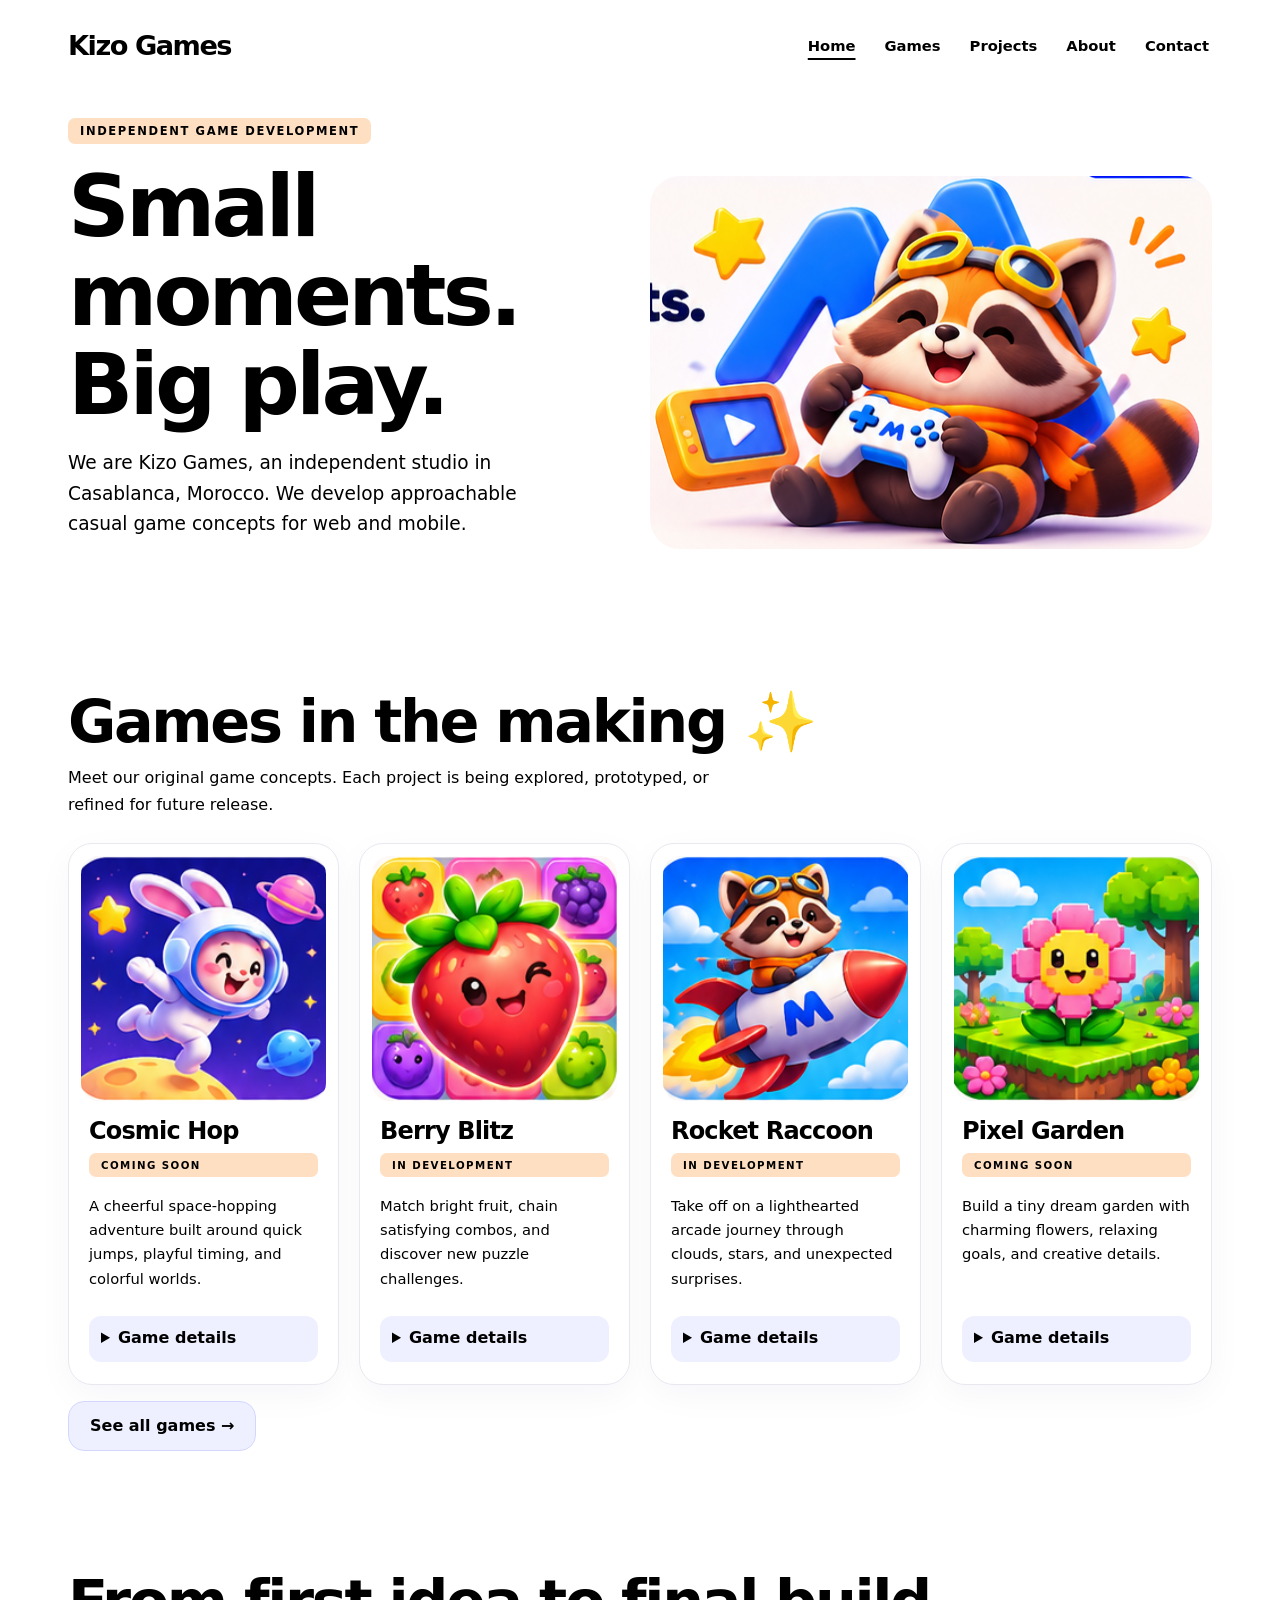
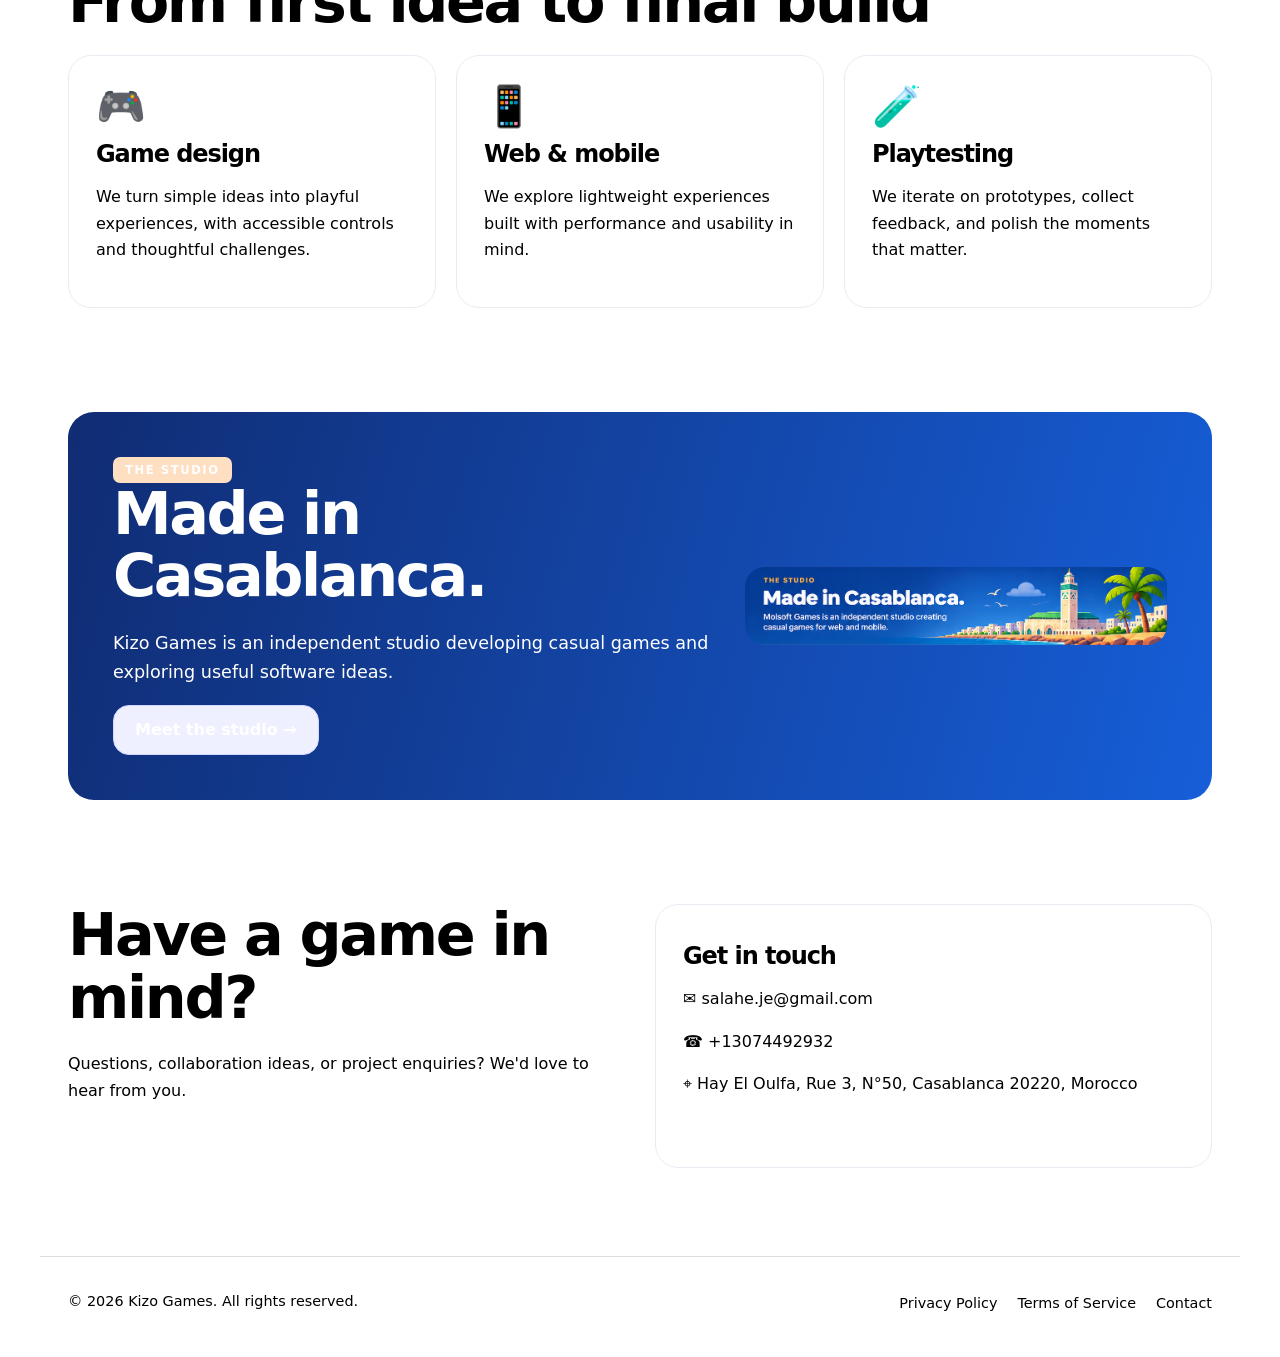
<file: index.html>
<!doctype html><html lang="en"><head><meta charset="utf-8"><meta name="viewport" content="width=device-width,initial-scale=1"><meta name="description" content="Kizo Games is an independent Casablanca-based studio developing casual games and software projects."><meta name="facebook-domain-verification" content="4x2207jj319tabu2njqrjmr501eli5" /><title>Independent Game Studio | Kizo Games</title><link rel="stylesheet" href="assets/style.css"></head><body>
<a class="skip-link" href="#main">Skip to content</a>
<header class="container site-header"><nav class="nav" aria-label="Main navigation">
<a class="brand" href="index.html" aria-label="Kizo Games home">Kizo<span class="blue"> Games</span></a>
<button class="menu" type="button" aria-expanded="false" aria-controls="site-links" hidden>Menu</button>
<div class="links" id="site-links"><a href="index.html" aria-current="page">Home</a><a href="games.html">Games</a><a href="projects.html">Projects</a><a href="about.html">About</a><a href="contact.html">Contact</a></div></nav></header>
<main id="main">
<div class="container hero"><div><span class="eyebrow">Independent game development</span><h1>Small moments.<br><span class="blue">Big play.</span></h1><p>We are Kizo Games, an independent studio in Casablanca, Morocco. We develop approachable casual game concepts for web and mobile.</p><a class="btn" href="games.html">Explore our games →</a></div><img fetchpriority="high" src="assets/hero.png" alt="Friendly cartoon raccoon game mascot" width="564" height="375" decoding="async"></div><section class="container" id="games"><h2>Games in the making ✨</h2><p class="sectionlead">Meet our original game concepts. Each project is being explored, prototyped, or refined for future release.</p><div class="grid4"><article class="game" id="cosmic-hop">
<img src="assets/cosmic-hop.png" alt="Cosmic Hop original game artwork" loading="lazy" width="234" height="216" decoding="async">
<div class="game-body"><h3>Cosmic Hop</h3><span class="status">Coming Soon</span><p>A cheerful space-hopping adventure built around quick jumps, playful timing, and colorful worlds.</p>
<details class="game-details"><summary>Game details</summary><div><dl><dt>Stage</dt><dd>Development concept</dd><dt>Platforms</dt><dd>To be announced</dd><dt>Release date</dt><dd>To be announced</dd></dl><a href="mailto:salahe.je@gmail.com?subject=Cosmic%20Hop%20Enquiry">Ask about this game &rarr;</a></div></details></div></article><article class="game" id="berry-blitz">
<img src="assets/berry-blitz.png" alt="Berry Blitz original game artwork" loading="lazy" width="220" height="216" decoding="async">
<div class="game-body"><h3>Berry Blitz</h3><span class="status">In Development</span><p>Match bright fruit, chain satisfying combos, and discover new puzzle challenges.</p>
<details class="game-details"><summary>Game details</summary><div><dl><dt>Stage</dt><dd>Development concept</dd><dt>Platforms</dt><dd>To be announced</dd><dt>Release date</dt><dd>To be announced</dd></dl><a href="mailto:salahe.je@gmail.com?subject=Berry%20Blitz%20Enquiry">Ask about this game &rarr;</a></div></details></div></article><article class="game" id="rocket-raccoon">
<img src="assets/rocket-raccoon.png" alt="Rocket Raccoon original game artwork" loading="lazy" width="229" height="216" decoding="async">
<div class="game-body"><h3>Rocket Raccoon</h3><span class="status">In Development</span><p>Take off on a lighthearted arcade journey through clouds, stars, and unexpected surprises.</p>
<details class="game-details"><summary>Game details</summary><div><dl><dt>Stage</dt><dd>Development concept</dd><dt>Platforms</dt><dd>To be announced</dd><dt>Release date</dt><dd>To be announced</dd></dl><a href="mailto:salahe.je@gmail.com?subject=Rocket%20Raccoon%20Enquiry">Ask about this game &rarr;</a></div></details></div></article><article class="game" id="pixel-garden">
<img src="assets/pixel-garden.png" alt="Pixel Garden original game artwork" loading="lazy" width="228" height="216" decoding="async">
<div class="game-body"><h3>Pixel Garden</h3><span class="status">Coming Soon</span><p>Build a tiny dream garden with charming flowers, relaxing goals, and creative details.</p>
<details class="game-details"><summary>Game details</summary><div><dl><dt>Stage</dt><dd>Development concept</dd><dt>Platforms</dt><dd>To be announced</dd><dt>Release date</dt><dd>To be announced</dd></dl><a href="mailto:salahe.je@gmail.com?subject=Pixel%20Garden%20Enquiry">Ask about this game &rarr;</a></div></details></div></article></div><p><a class="btn light" href="games.html">See all games →</a></p></section><section class="container"><h2>From first idea to final build</h2><div class="grid3"><div class="panel"><div class="symbol">🎮</div><h3>Game design</h3><p>We turn simple ideas into playful experiences, with accessible controls and thoughtful challenges.</p></div><div class="panel"><div class="symbol">📱</div><h3>Web & mobile</h3><p>We explore lightweight experiences built with performance and usability in mind.</p></div><div class="panel"><div class="symbol">🧪</div><h3>Playtesting</h3><p>We iterate on prototypes, collect feedback, and polish the moments that matter.</p></div></div></section><section class="container"><div class="band"><div><span class="eyebrow">The studio</span><h2>Made in Casablanca.</h2><p>Kizo Games is an independent studio developing casual games and exploring useful software ideas.</p><a class="btn light" href="about.html">Meet the studio →</a></div><img loading="lazy" src="assets/casablanca.png" alt="Illustrated Casablanca coastal cityscape" width="1013" height="189" decoding="async"></div></section><section class="container contact"><div><h2>Have a game in mind?</h2><p>Questions, collaboration ideas, or project enquiries? We'd love to hear from you.</p><a class="btn" href="contact.html">Contact us →</a></div><div class="panel"><h3>Get in touch</h3><p>✉ <a href="mailto:salahe.je@gmail.com">salahe.je@gmail.com</a></p><p>☎ <a href="tel:+13074492932">+13074492932</a></p><p>⌖ Hay El Oulfa, Rue 3, N°50, Casablanca 20220, Morocco</p></div></section>
</main>
<footer class="container footer"><span>&copy; 2026 Kizo Games. All rights reserved.</span><nav aria-label="Footer navigation"><a href="privacy.html">Privacy Policy</a><a href="terms.html">Terms of Service</a><a href="contact.html">Contact</a></nav></footer>
<script src="assets/site.js" defer></script>
</body></html>
</file>
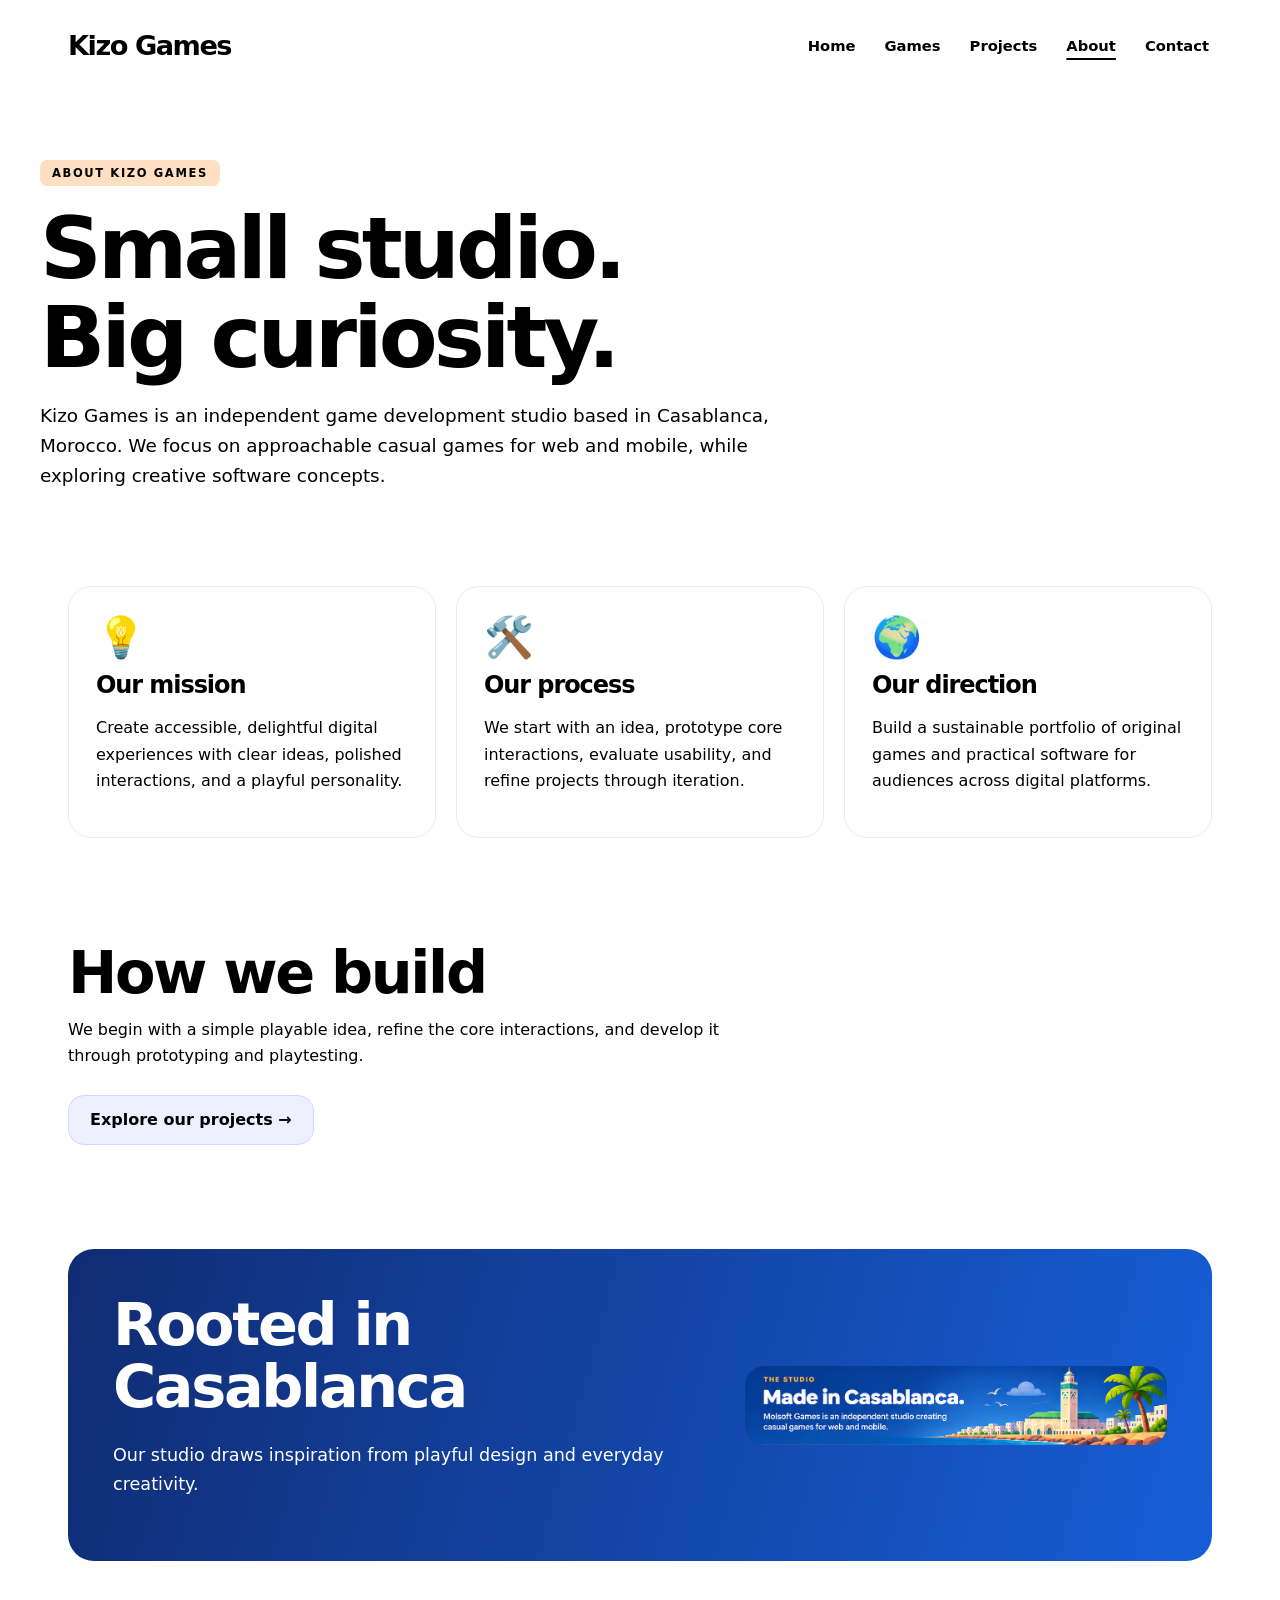
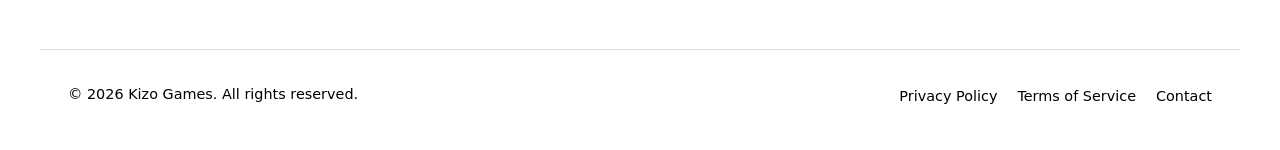
<file: about.html>
<!doctype html><html lang="en"><head><meta charset="utf-8"><meta name="viewport" content="width=device-width,initial-scale=1"><meta name="description" content="Kizo Games is an independent Casablanca-based studio developing casual games and software projects."><title>About the Studio | Kizo Games</title><link rel="stylesheet" href="assets/style.css"></head><body>
<a class="skip-link" href="#main">Skip to content</a>
<header class="container site-header"><nav class="nav" aria-label="Main navigation">
<a class="brand" href="index.html" aria-label="Kizo Games home">Kizo<span class="blue"> Games</span></a>
<button class="menu" type="button" aria-expanded="false" aria-controls="site-links" hidden>Menu</button>
<div class="links" id="site-links"><a href="index.html">Home</a><a href="games.html">Games</a><a href="projects.html">Projects</a><a href="about.html" aria-current="page">About</a><a href="contact.html">Contact</a></div></nav></header>
<main id="main">
<section class="container pagehead"><span class="eyebrow">About Kizo Games</span><h1>Small studio.<br><span class="blue">Big curiosity.</span></h1><p>Kizo Games is an independent game development studio based in Casablanca, Morocco. We focus on approachable casual games for web and mobile, while exploring creative software concepts.</p></section><section class="container"><div class="grid3"><div class="panel"><div class="symbol">💡</div><h3>Our mission</h3><p>Create accessible, delightful digital experiences with clear ideas, polished interactions, and a playful personality.</p></div><div class="panel"><div class="symbol">🛠️</div><h3>Our process</h3><p>We start with an idea, prototype core interactions, evaluate usability, and refine projects through iteration.</p></div><div class="panel"><div class="symbol">🌍</div><h3>Our direction</h3><p>Build a sustainable portfolio of original games and practical software for audiences across digital platforms.</p></div></div></section><section class="container"><h2>How we build</h2><p class="sectionlead">We begin with a simple playable idea, refine the core interactions, and develop it through prototyping and playtesting.</p><a class="btn light" href="projects.html">Explore our projects &rarr;</a></section><section class="container"><div class="band"><div><h2>Rooted in Casablanca</h2><p>Our studio draws inspiration from playful design and everyday creativity.</p></div><img loading="lazy" src="assets/casablanca.png" alt="Casablanca illustration" width="1013" height="189" decoding="async"></div></section>
</main>
<footer class="container footer"><span>&copy; 2026 Kizo Games. All rights reserved.</span><nav aria-label="Footer navigation"><a href="privacy.html">Privacy Policy</a><a href="terms.html">Terms of Service</a><a href="contact.html">Contact</a></nav></footer>
<script src="assets/site.js" defer></script>
</body></html>
</file>
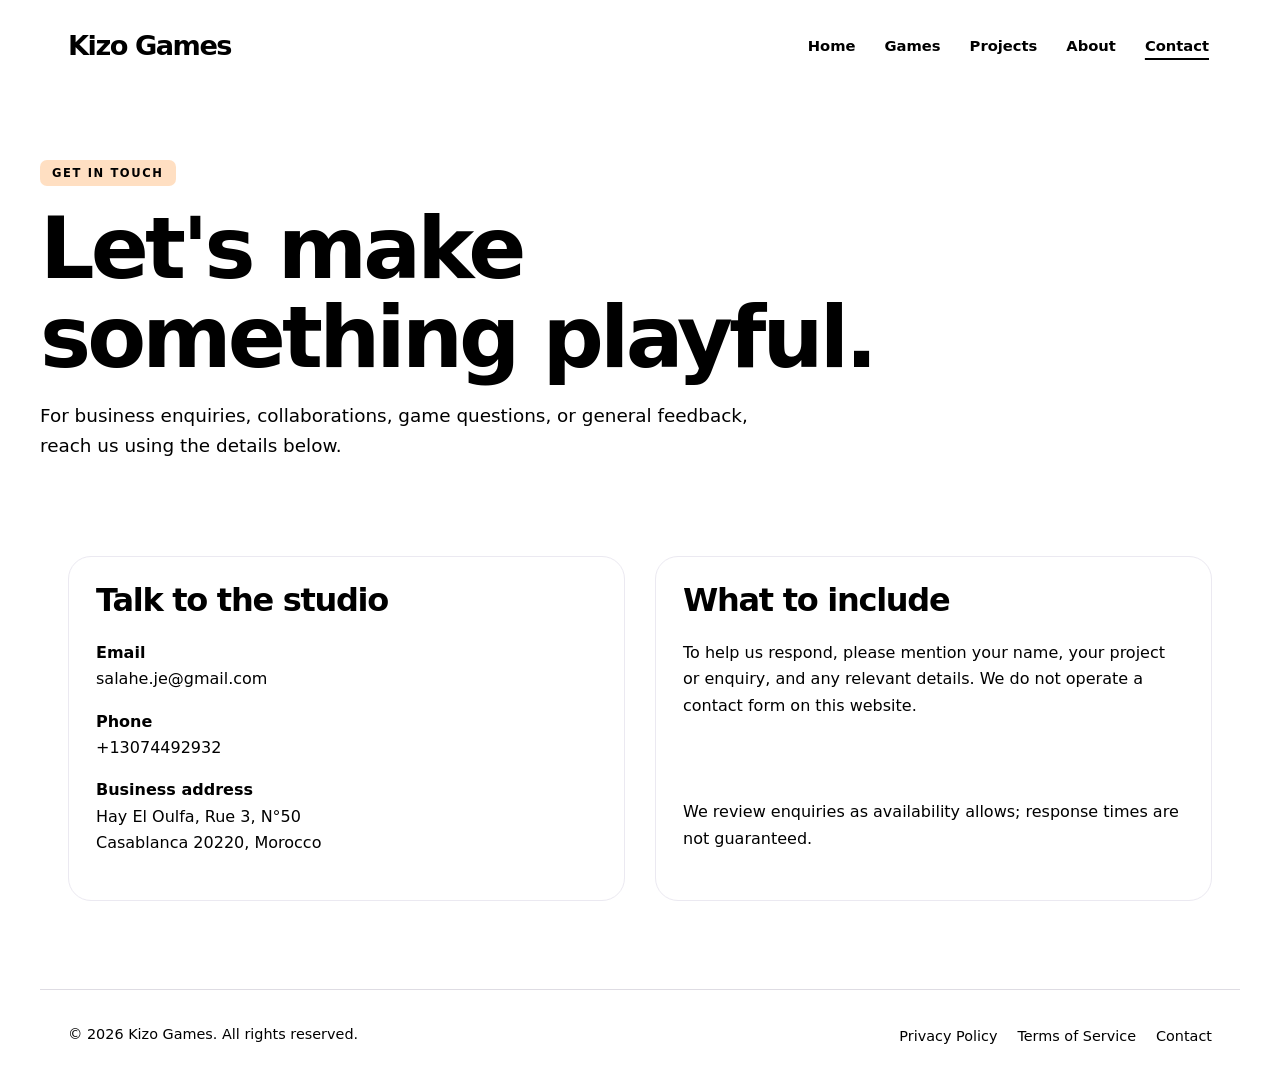
<file: contact.html>
<!doctype html><html lang="en"><head><meta charset="utf-8"><meta name="viewport" content="width=device-width,initial-scale=1"><meta name="description" content="Kizo Games is an independent Casablanca-based studio developing casual games and software projects."><title>Contact | Kizo Games</title><link rel="stylesheet" href="assets/style.css"></head><body>
<a class="skip-link" href="#main">Skip to content</a>
<header class="container site-header"><nav class="nav" aria-label="Main navigation">
<a class="brand" href="index.html" aria-label="Kizo Games home">Kizo<span class="blue"> Games</span></a>
<button class="menu" type="button" aria-expanded="false" aria-controls="site-links" hidden>Menu</button>
<div class="links" id="site-links"><a href="index.html">Home</a><a href="games.html">Games</a><a href="projects.html">Projects</a><a href="about.html">About</a><a href="contact.html" aria-current="page">Contact</a></div></nav></header>
<main id="main">
<section class="container pagehead"><span class="eyebrow">Get in touch</span><h1>Let's make<br><span class="blue">something playful.</span></h1><p>For business enquiries, collaborations, game questions, or general feedback, reach us using the details below.</p></section><section class="container contact"><div class="panel"><h2>Talk to the studio</h2><p><strong>Email</strong><br><a href="mailto:salahe.je@gmail.com">salahe.je@gmail.com</a></p><p><strong>Phone</strong><br><a href="tel:+13074492932">+13074492932</a></p><p><strong>Business address</strong><br>Hay El Oulfa, Rue 3, N°50<br>Casablanca 20220, Morocco</p></div><div class="panel"><h2>What to include</h2><p>To help us respond, please mention your name, your project or enquiry, and any relevant details. We do not operate a contact form on this website.</p><a class="btn" href="mailto:salahe.je@gmail.com?subject=Kizo%20Games%20Enquiry">Email us &rarr;</a><p>We review enquiries as availability allows; response times are not guaranteed.</p></div></section>
</main>
<footer class="container footer"><span>&copy; 2026 Kizo Games. All rights reserved.</span><nav aria-label="Footer navigation"><a href="privacy.html">Privacy Policy</a><a href="terms.html">Terms of Service</a><a href="contact.html">Contact</a></nav></footer>
<script src="assets/site.js" defer></script>
</body></html>
</file>
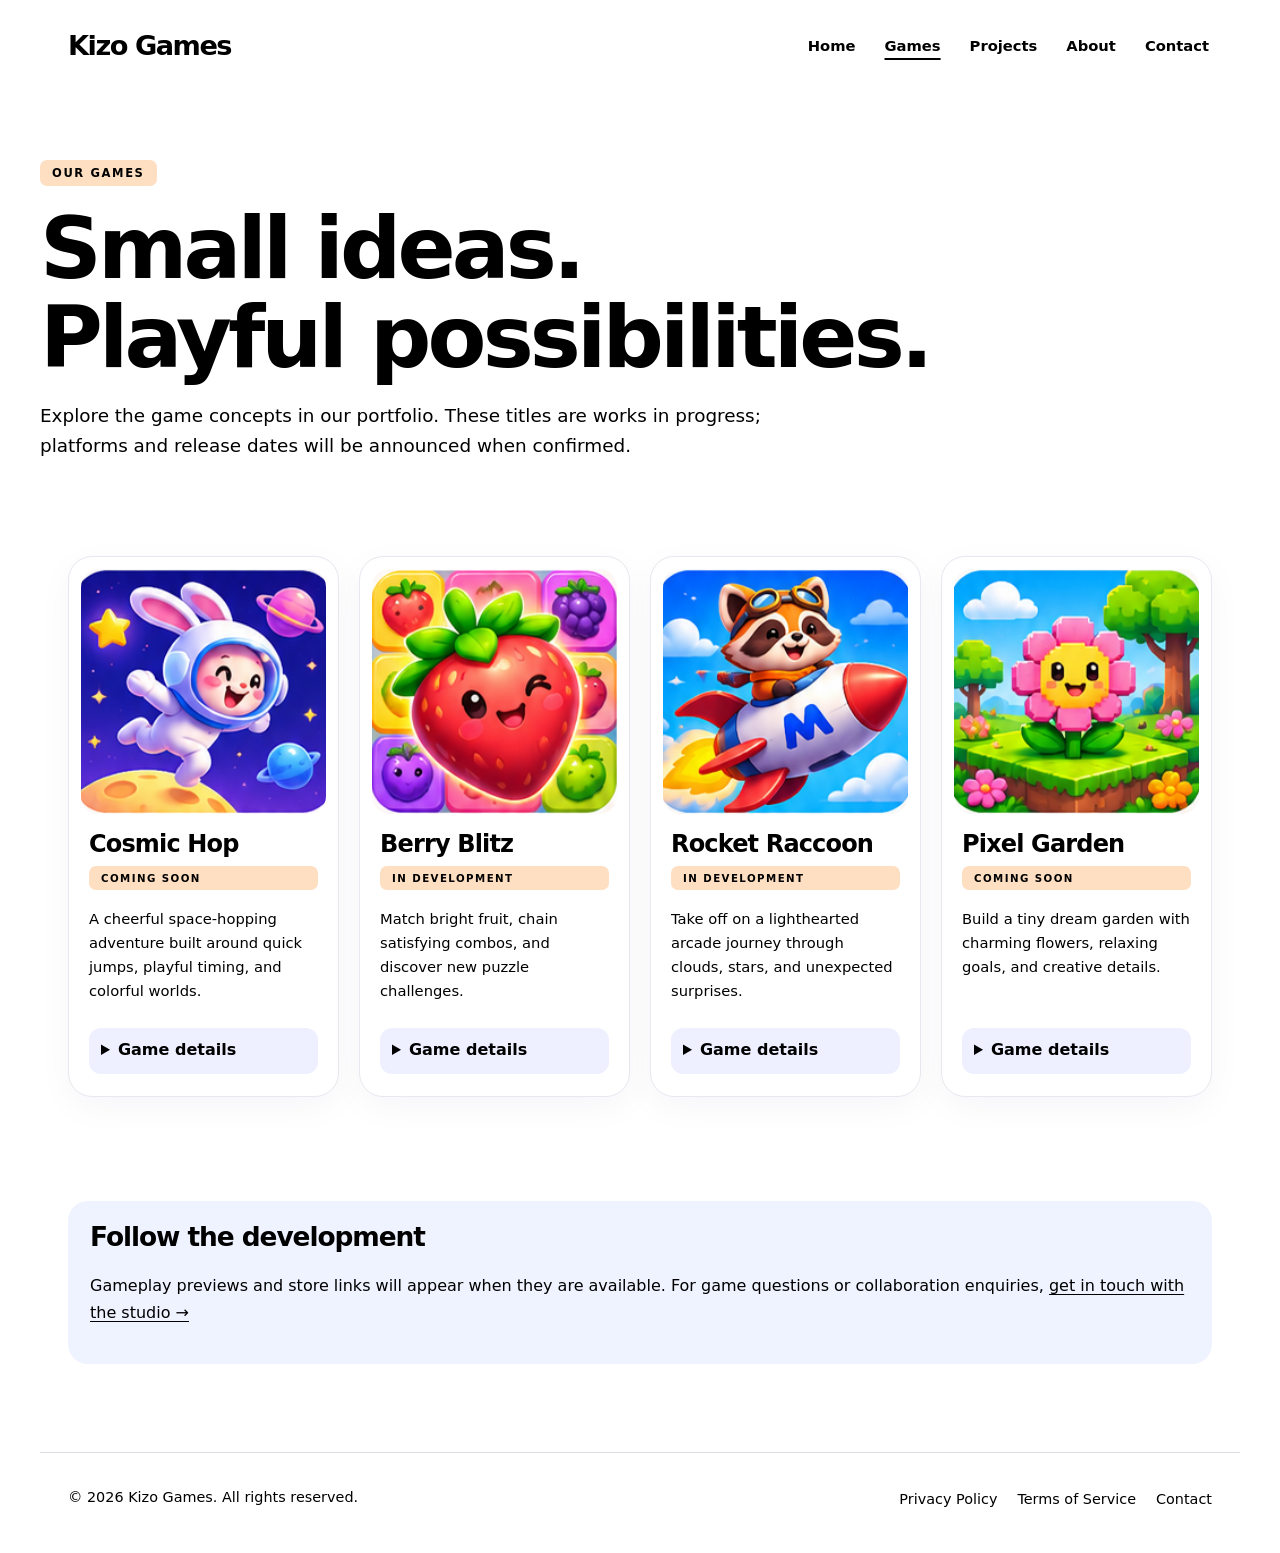
<file: games.html>
<!doctype html><html lang="en"><head><meta charset="utf-8"><meta name="viewport" content="width=device-width,initial-scale=1"><meta name="description" content="Kizo Games is an independent Casablanca-based studio developing casual games and software projects."><title>Games | Kizo Games</title><link rel="stylesheet" href="assets/style.css"></head><body>
<a class="skip-link" href="#main">Skip to content</a>
<header class="container site-header"><nav class="nav" aria-label="Main navigation">
<a class="brand" href="index.html" aria-label="Kizo Games home">Kizo<span class="blue"> Games</span></a>
<button class="menu" type="button" aria-expanded="false" aria-controls="site-links" hidden>Menu</button>
<div class="links" id="site-links"><a href="index.html">Home</a><a href="games.html" aria-current="page">Games</a><a href="projects.html">Projects</a><a href="about.html">About</a><a href="contact.html">Contact</a></div></nav></header>
<main id="main">
<section class="container pagehead"><span class="eyebrow">Our games</span><h1>Small ideas.<br><span class="blue">Playful possibilities.</span></h1><p>Explore the game concepts in our portfolio. These titles are works in progress; platforms and release dates will be announced when confirmed.</p></section>
<section class="container" aria-label="Game portfolio"><div class="grid4"><article class="game" id="cosmic-hop">
<img src="assets/cosmic-hop.png" alt="Cosmic Hop original game artwork" loading="lazy" width="234" height="216" decoding="async">
<div class="game-body"><h3>Cosmic Hop</h3><span class="status">Coming Soon</span><p>A cheerful space-hopping adventure built around quick jumps, playful timing, and colorful worlds.</p>
<details class="game-details"><summary>Game details</summary><div><dl><dt>Stage</dt><dd>Development concept</dd><dt>Platforms</dt><dd>To be announced</dd><dt>Release date</dt><dd>To be announced</dd></dl><a href="mailto:salahe.je@gmail.com?subject=Cosmic%20Hop%20Enquiry">Ask about this game &rarr;</a></div></details></div></article><article class="game" id="berry-blitz">
<img src="assets/berry-blitz.png" alt="Berry Blitz original game artwork" loading="lazy" width="220" height="216" decoding="async">
<div class="game-body"><h3>Berry Blitz</h3><span class="status">In Development</span><p>Match bright fruit, chain satisfying combos, and discover new puzzle challenges.</p>
<details class="game-details"><summary>Game details</summary><div><dl><dt>Stage</dt><dd>Development concept</dd><dt>Platforms</dt><dd>To be announced</dd><dt>Release date</dt><dd>To be announced</dd></dl><a href="mailto:salahe.je@gmail.com?subject=Berry%20Blitz%20Enquiry">Ask about this game &rarr;</a></div></details></div></article><article class="game" id="rocket-raccoon">
<img src="assets/rocket-raccoon.png" alt="Rocket Raccoon original game artwork" loading="lazy" width="229" height="216" decoding="async">
<div class="game-body"><h3>Rocket Raccoon</h3><span class="status">In Development</span><p>Take off on a lighthearted arcade journey through clouds, stars, and unexpected surprises.</p>
<details class="game-details"><summary>Game details</summary><div><dl><dt>Stage</dt><dd>Development concept</dd><dt>Platforms</dt><dd>To be announced</dd><dt>Release date</dt><dd>To be announced</dd></dl><a href="mailto:salahe.je@gmail.com?subject=Rocket%20Raccoon%20Enquiry">Ask about this game &rarr;</a></div></details></div></article><article class="game" id="pixel-garden">
<img src="assets/pixel-garden.png" alt="Pixel Garden original game artwork" loading="lazy" width="228" height="216" decoding="async">
<div class="game-body"><h3>Pixel Garden</h3><span class="status">Coming Soon</span><p>Build a tiny dream garden with charming flowers, relaxing goals, and creative details.</p>
<details class="game-details"><summary>Game details</summary><div><dl><dt>Stage</dt><dd>Development concept</dd><dt>Platforms</dt><dd>To be announced</dd><dt>Release date</dt><dd>To be announced</dd></dl><a href="mailto:salahe.je@gmail.com?subject=Pixel%20Garden%20Enquiry">Ask about this game &rarr;</a></div></details></div></article></div></section>
<section class="container"><div class="tools-note"><h2>Follow the development</h2><p>Gameplay previews and store links will appear when they are available. For game questions or collaboration enquiries, <a href="contact.html">get in touch with the studio &rarr;</a></p></div></section>
</main>
<footer class="container footer"><span>&copy; 2026 Kizo Games. All rights reserved.</span><nav aria-label="Footer navigation"><a href="privacy.html">Privacy Policy</a><a href="terms.html">Terms of Service</a><a href="contact.html">Contact</a></nav></footer>
<script src="assets/site.js" defer></script>
</body></html>
</file>
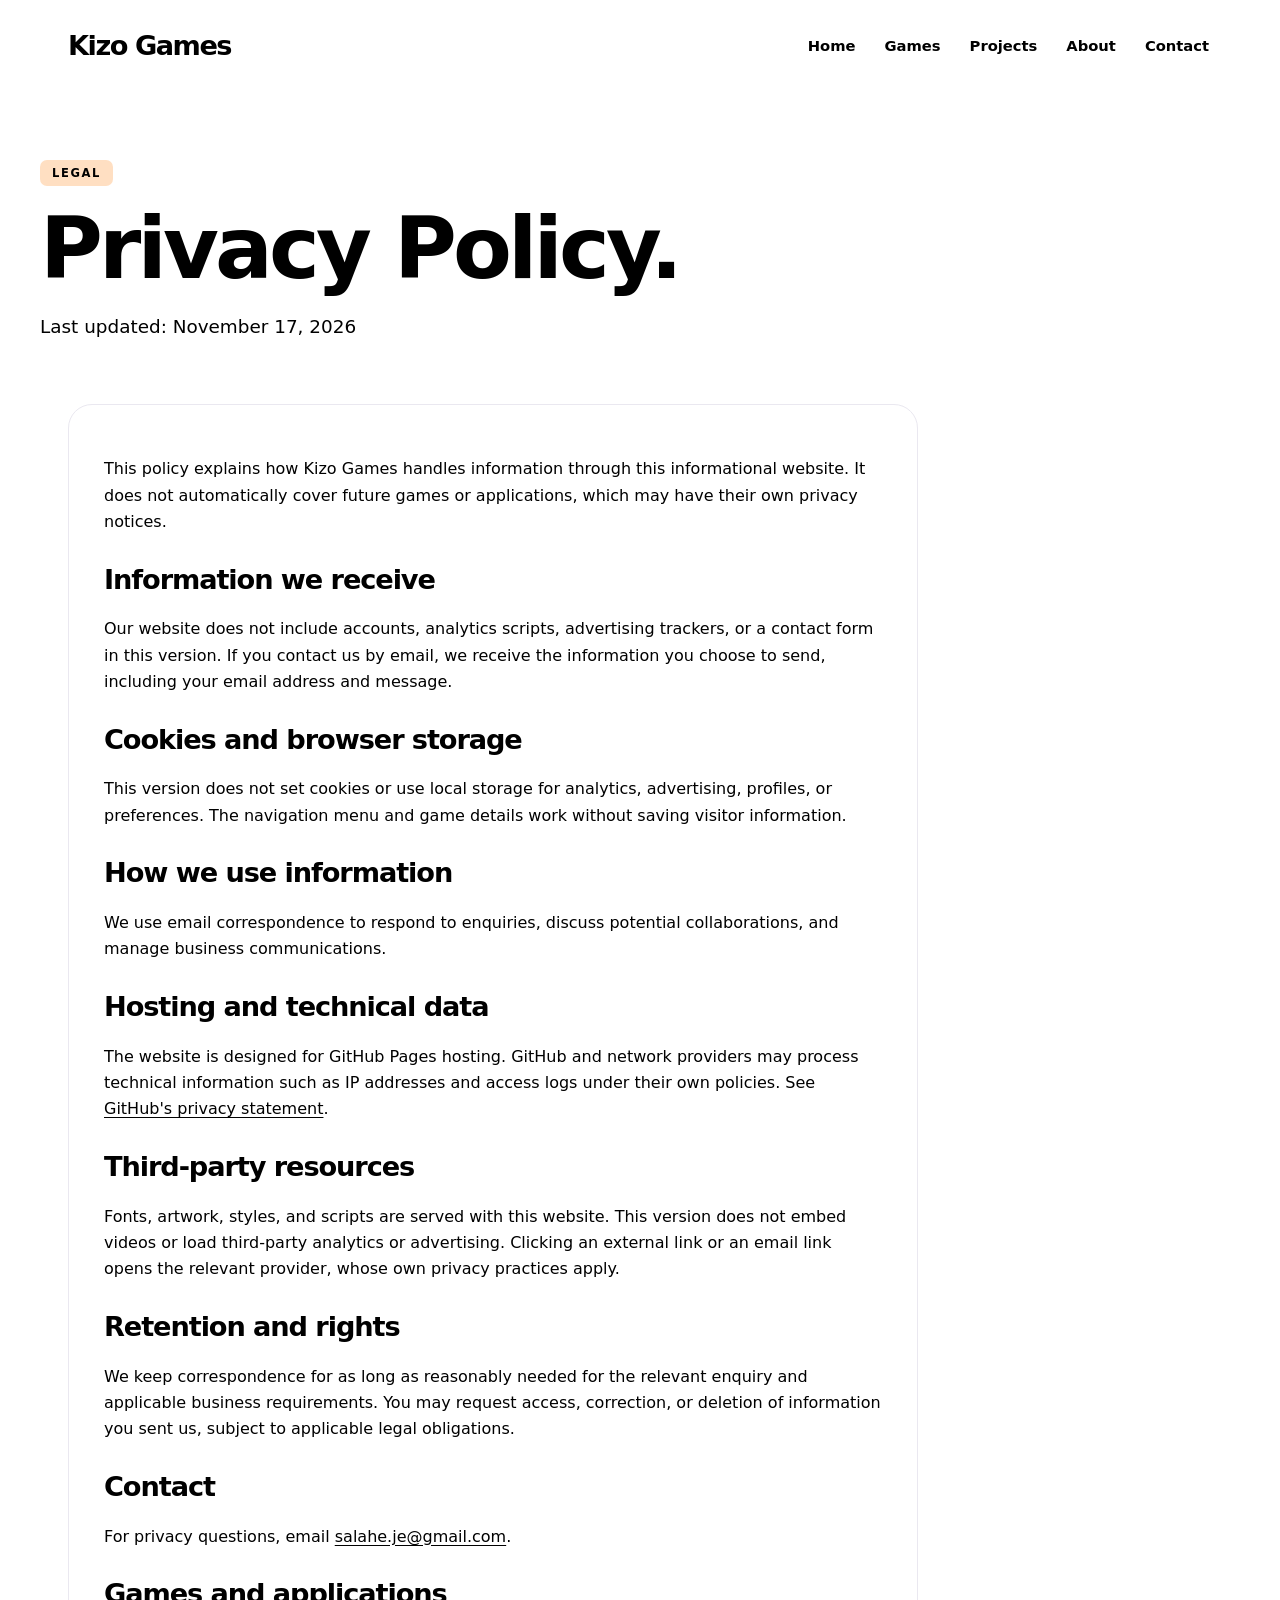
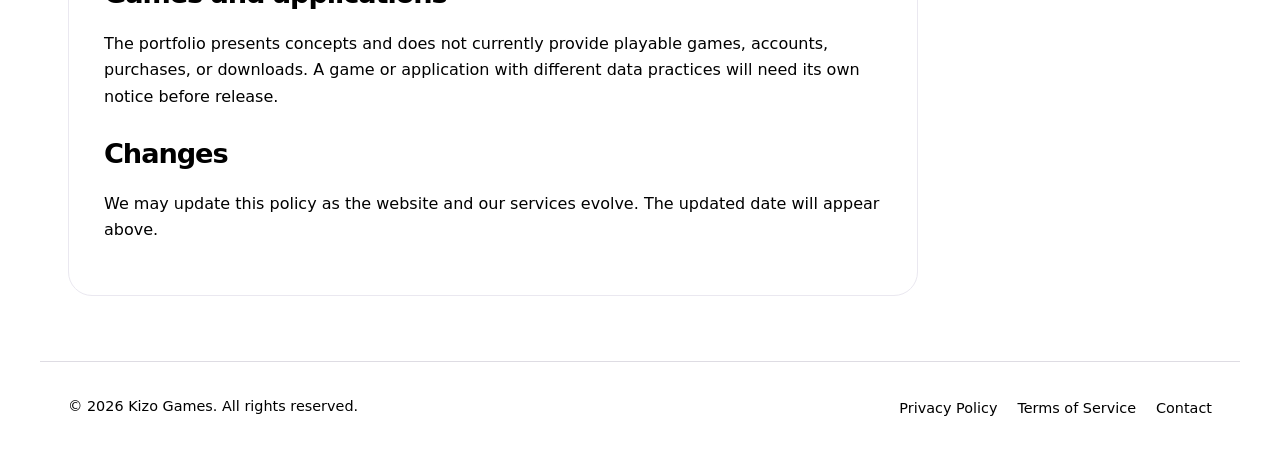
<file: privacy.html>
<!doctype html><html lang="en"><head><meta charset="utf-8"><meta name="viewport" content="width=device-width,initial-scale=1"><meta name="description" content="Kizo Games is an independent Casablanca-based studio developing casual games and software projects."><title>Privacy Policy | Kizo Games</title><link rel="stylesheet" href="assets/style.css"></head><body>
<a class="skip-link" href="#main">Skip to content</a>
<header class="container site-header"><nav class="nav" aria-label="Main navigation">
<a class="brand" href="index.html" aria-label="Kizo Games home">Kizo<span class="blue"> Games</span></a>
<button class="menu" type="button" aria-expanded="false" aria-controls="site-links" hidden>Menu</button>
<div class="links" id="site-links"><a href="index.html">Home</a><a href="games.html">Games</a><a href="projects.html">Projects</a><a href="about.html">About</a><a href="contact.html">Contact</a></div></nav></header>
<main id="main">
<section class="container pagehead"><span class="eyebrow">Legal</span><h1>Privacy <span class="blue">Policy.</span></h1><p>Last updated: November 17, 2026</p></section><article class="container"><div class="prose"><p>This policy explains how Kizo Games handles information through this informational website. It does not automatically cover future games or applications, which may have their own privacy notices.</p><h2>Information we receive</h2><p>Our website does not include accounts, analytics scripts, advertising trackers, or a contact form in this version. If you contact us by email, we receive the information you choose to send, including your email address and message.</p><h2>Cookies and browser storage</h2><p>This version does not set cookies or use local storage for analytics, advertising, profiles, or preferences. The navigation menu and game details work without saving visitor information.</p><h2>How we use information</h2><p>We use email correspondence to respond to enquiries, discuss potential collaborations, and manage business communications.</p><h2>Hosting and technical data</h2><p>The website is designed for GitHub Pages hosting. GitHub and network providers may process technical information such as IP addresses and access logs under their own policies. See <a href="https://docs.github.com/en/site-policy/privacy-policies/github-general-privacy-statement">GitHub's privacy statement</a>.</p><h2>Third-party resources</h2><p>Fonts, artwork, styles, and scripts are served with this website. This version does not embed videos or load third-party analytics or advertising. Clicking an external link or an email link opens the relevant provider, whose own privacy practices apply.</p><h2>Retention and rights</h2><p>We keep correspondence for as long as reasonably needed for the relevant enquiry and applicable business requirements. You may request access, correction, or deletion of information you sent us, subject to applicable legal obligations.</p><h2>Contact</h2><p>For privacy questions, email <a href="mailto:salahe.je@gmail.com">salahe.je@gmail.com</a>.</p><h2>Games and applications</h2><p>The portfolio presents concepts and does not currently provide playable games, accounts, purchases, or downloads. A game or application with different data practices will need its own notice before release.</p><h2>Changes</h2><p>We may update this policy as the website and our services evolve. The updated date will appear above.</p></div></article>
</main>
<footer class="container footer"><span>&copy; 2026 Kizo Games. All rights reserved.</span><nav aria-label="Footer navigation"><a href="privacy.html">Privacy Policy</a><a href="terms.html">Terms of Service</a><a href="contact.html">Contact</a></nav></footer>
<script src="assets/site.js" defer></script>
</body></html>
</file>
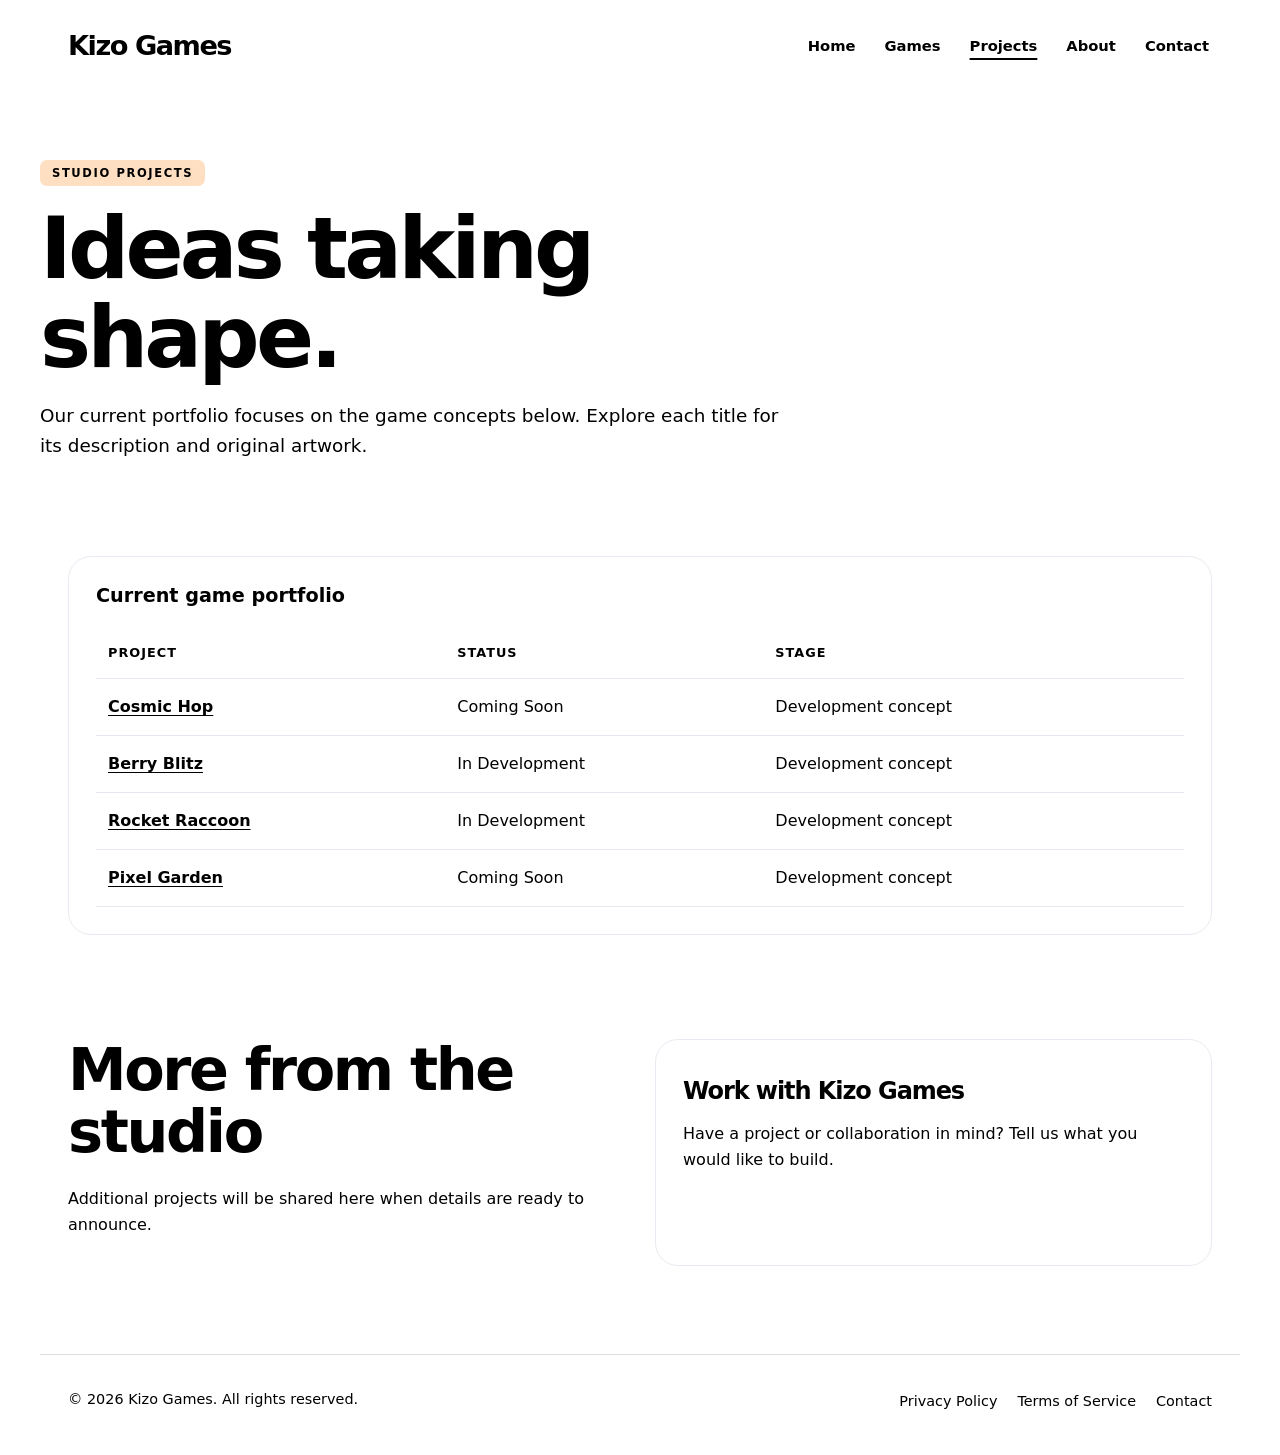
<file: projects.html>
<!doctype html><html lang="en"><head><meta charset="utf-8"><meta name="viewport" content="width=device-width,initial-scale=1"><meta name="description" content="Kizo Games is an independent Casablanca-based studio developing casual games and software projects."><title>Software Projects | Kizo Games</title><link rel="stylesheet" href="assets/style.css"></head><body>
<a class="skip-link" href="#main">Skip to content</a>
<header class="container site-header"><nav class="nav" aria-label="Main navigation">
<a class="brand" href="index.html" aria-label="Kizo Games home">Kizo<span class="blue"> Games</span></a>
<button class="menu" type="button" aria-expanded="false" aria-controls="site-links" hidden>Menu</button>
<div class="links" id="site-links"><a href="index.html">Home</a><a href="games.html">Games</a><a href="projects.html" aria-current="page">Projects</a><a href="about.html">About</a><a href="contact.html">Contact</a></div></nav></header>
<main id="main">
<section class="container pagehead"><span class="eyebrow">Studio projects</span><h1>Ideas taking<br><span class="blue">shape.</span></h1><p>Our current portfolio focuses on the game concepts below. Explore each title for its description and original artwork.</p></section>
<section class="container"><div class="panel project-table"><table><caption>Current game portfolio</caption><thead><tr><th scope="col">Project</th><th scope="col">Status</th><th scope="col">Stage</th></tr></thead><tbody><tr><th scope="row"><a href="games.html#cosmic-hop">Cosmic Hop</a></th><td>Coming Soon</td><td>Development concept</td></tr><tr><th scope="row"><a href="games.html#berry-blitz">Berry Blitz</a></th><td>In Development</td><td>Development concept</td></tr><tr><th scope="row"><a href="games.html#rocket-raccoon">Rocket Raccoon</a></th><td>In Development</td><td>Development concept</td></tr><tr><th scope="row"><a href="games.html#pixel-garden">Pixel Garden</a></th><td>Coming Soon</td><td>Development concept</td></tr></tbody></table></div></section>
<section class="container contact"><div><h2>More from the studio</h2><p>Additional projects will be shared here when details are ready to announce.</p></div><div class="panel"><h3>Work with Kizo Games</h3><p>Have a project or collaboration in mind? Tell us what you would like to build.</p><a class="btn" href="contact.html">Contact the studio &rarr;</a></div></section>
</main>
<footer class="container footer"><span>&copy; 2026 Kizo Games. All rights reserved.</span><nav aria-label="Footer navigation"><a href="privacy.html">Privacy Policy</a><a href="terms.html">Terms of Service</a><a href="contact.html">Contact</a></nav></footer>
<script src="assets/site.js" defer></script>
</body></html>
</file>
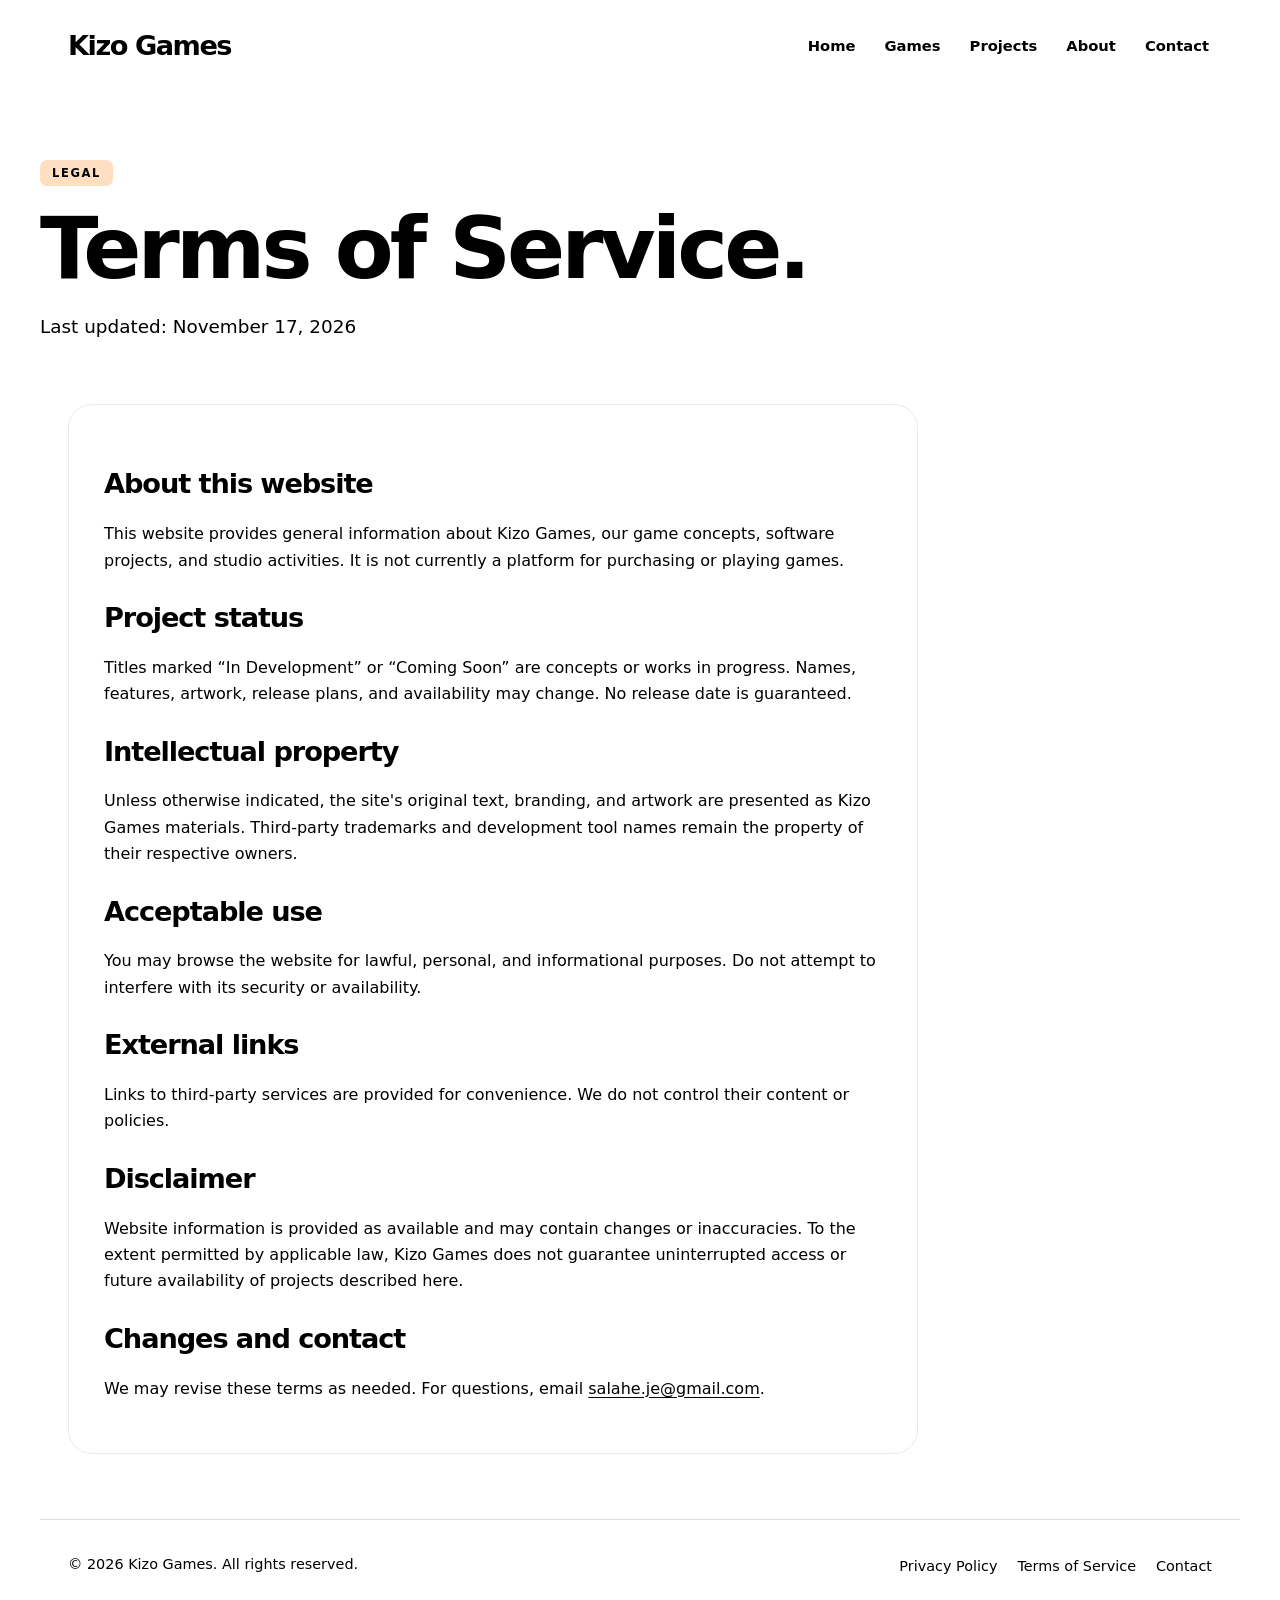
<file: terms.html>
<!doctype html><html lang="en"><head><meta charset="utf-8"><meta name="viewport" content="width=device-width,initial-scale=1"><meta name="description" content="Kizo Games is an independent Casablanca-based studio developing casual games and software projects."><title>Terms of Service | Kizo Games</title><link rel="stylesheet" href="assets/style.css"></head><body>
<a class="skip-link" href="#main">Skip to content</a>
<header class="container site-header"><nav class="nav" aria-label="Main navigation">
<a class="brand" href="index.html" aria-label="Kizo Games home">Kizo<span class="blue"> Games</span></a>
<button class="menu" type="button" aria-expanded="false" aria-controls="site-links" hidden>Menu</button>
<div class="links" id="site-links"><a href="index.html">Home</a><a href="games.html">Games</a><a href="projects.html">Projects</a><a href="about.html">About</a><a href="contact.html">Contact</a></div></nav></header>
<main id="main">
<section class="container pagehead"><span class="eyebrow">Legal</span><h1>Terms of <span class="blue">Service.</span></h1><p>Last updated: November 17, 2026</p></section><article class="container"><div class="prose"><h2>About this website</h2><p>This website provides general information about Kizo Games, our game concepts, software projects, and studio activities. It is not currently a platform for purchasing or playing games.</p><h2>Project status</h2><p>Titles marked “In Development” or “Coming Soon” are concepts or works in progress. Names, features, artwork, release plans, and availability may change. No release date is guaranteed.</p><h2>Intellectual property</h2><p>Unless otherwise indicated, the site's original text, branding, and artwork are presented as Kizo Games materials. Third-party trademarks and development tool names remain the property of their respective owners.</p><h2>Acceptable use</h2><p>You may browse the website for lawful, personal, and informational purposes. Do not attempt to interfere with its security or availability.</p><h2>External links</h2><p>Links to third-party services are provided for convenience. We do not control their content or policies.</p><h2>Disclaimer</h2><p>Website information is provided as available and may contain changes or inaccuracies. To the extent permitted by applicable law, Kizo Games does not guarantee uninterrupted access or future availability of projects described here.</p><h2>Changes and contact</h2><p>We may revise these terms as needed. For questions, email <a href="mailto:salahe.je@gmail.com">salahe.je@gmail.com</a>.</p></div></article>
</main>
<footer class="container footer"><span>&copy; 2026 Kizo Games. All rights reserved.</span><nav aria-label="Footer navigation"><a href="privacy.html">Privacy Policy</a><a href="terms.html">Terms of Service</a><a href="contact.html">Contact</a></nav></footer>
<script src="assets/site.js" defer></script>
</body></html>
</file>
<file: assets/style.css>
500;600;700;800&family=Outfit:wght@400;500;600;700;800;900&display=swap');
:root{--blue:#1237f5;--navy:#0c1948;--cream:#fffaf5;--orange:#ff9c47;--muted:#4f5a79}*{box-sizing:border-box}html{scroll-behavior:smooth}body{margin:0;background:var(--cream);color:var(--navy);font-family:system-ui,-apple-system,'Segoe UI',sans-serif}h1,h2,h3,.brand{font-family:system-ui,-apple-system,'Segoe UI',sans-serif;letter-spacing:-.045em}h1{font-size:clamp(3.5rem,7vw,6.6rem);line-height:.96;margin:18px 0}h2{font-size:clamp(2.2rem,4.6vw,4rem);line-height:1.06;margin:0 0 22px}h3{font-size:1.5rem;margin:10px 0 6px}p{line-height:1.65}a{color:inherit;text-decoration:none}.container{max-width:1200px;margin:auto;padding:0 28px}.nav{display:flex;align-items:center;justify-content:space-between;gap:25px;padding:18px 0}.brand{font-size:1.85rem;font-weight:900;white-space:nowrap}.brand b{color:var(--blue);font-size:2.2rem;font-style:italic}.links{display:flex;align-items:center;gap:23px;flex-wrap:wrap}.links a{font-weight:800;font-size:.92rem}.links a:hover,.footer a:hover{color:var(--blue)}.btn{display:inline-flex;align-items:center;justify-content:center;gap:8px;padding:13px 21px;border-radius:16px;background:var(--blue);color:white;font-weight:800;border:0;cursor:pointer;font:inherit}.btn:hover{transform:translateY(-2px);box-shadow:0 10px 20px #1237f52a}.btn.light{background:#eef0ff;color:var(--blue);border:1px solid #d3d7ff}.hero{display:grid;grid-template-columns:1fr 1fr;align-items:center;min-height:490px;gap:20px}.hero img{width:100%;border-radius:30px;mix-blend-mode:multiply}.eyebrow,.status{display:inline-block;background:#ffdfc2;padding:6px 12px;border-radius:7px;font-weight:900;text-transform:uppercase;letter-spacing:.14em;font-size:.72rem}.hero p{font-size:1.35rem;max-width:460px}.blue{color:var(--blue)}section{padding:56px 0}.sectionlead{max-width:700px;color:var(--muted);margin-top:-10px;margin-bottom:25px}.grid4{display:grid;grid-template-columns:repeat(4,1fr);gap:20px}.game{background:white;border-radius:24px;padding:12px 12px 20px;text-align:center;border:1px solid #e9e7ef;box-shadow:0 10px 35px #14245a0a;transition:transform .2s}.game:hover{transform:translateY(-6px)}.game img{width:100%;aspect-ratio:1;object-fit:cover;border-radius:18px}.game p{font-size:.92rem;color:var(--muted);min-height:72px}.game .status{margin:2px 0;font-size:.64rem}.game .btn{font-size:.84rem;padding:11px 12px;width:100%}.grid3{display:grid;grid-template-columns:repeat(3,1fr);gap:20px}.panel{background:white;padding:27px;border-radius:23px;border:1px solid #ebe9f1}.panel .symbol{font-size:2.5rem}.panel p{color:var(--muted)}.band{background:linear-gradient(105deg,#102c73,#165ed8);color:white;border-radius:26px;padding:45px;display:grid;grid-template-columns:1.2fr .8fr;align-items:center;overflow:hidden}.band img{width:100%;border-radius:20px}.band p{font-size:1.1rem}.contact{display:grid;grid-template-columns:1fr 1fr;gap:30px}.contact a{color:var(--blue);overflow-wrap:anywhere}.footer{border-top:1px solid #dedce3;padding:22px 0 30px;display:flex;justify-content:space-between;gap:20px;flex-wrap:wrap;font-size:.9rem}.footer div{display:flex;gap:22px}.pagehead{padding:75px 0 30px}.pagehead p{font-size:1.15rem;max-width:760px;color:var(--muted)}.prose{max-width:850px;background:white;border:1px solid #eae8f0;border-radius:24px;padding:35px;margin:20px 0 65px}.prose h2{font-size:1.7rem;margin-top:30px}.prose li{margin-bottom:10px;line-height:1.6}.tag{display:inline-block;border:1px solid #d7d7ef;border-radius:40px;padding:7px 12px;color:var(--blue);font-weight:800;font-size:.75rem}.tools-note{background:#eff2ff;padding:22px;border-radius:20px;border-left:4px solid var(--blue)}dialog{border:0;border-radius:25px;padding:30px;max-width:500px;width:90%;box-shadow:0 30px 100px #111b4a70}dialog::backdrop{background:#09183cb0}.close{float:right;border:0;background:#eef0ff;border-radius:50%;font-size:20px;width:35px;height:35px;cursor:pointer}.menu{display:none}@media(max-width:900px){.grid4{grid-template-columns:repeat(2,1fr)}.grid3{grid-template-columns:1fr 1fr}.links{gap:12px}.hero{min-height:400px}}@media(max-width:650px){.container{padding:0 18px}.nav{align-items:flex-start}.brand{font-size:1.3rem}.brand b{font-size:1.7rem}.links{justify-content:flex-end;gap:10px}.links a{font-size:.75rem}.hero{grid-template-columns:1fr;padding-top:25px}.hero img{max-height:360px;object-fit:contain}.grid4,.grid3,.contact,.band{grid-template-columns:1fr}.band{padding:25px}section{padding:38px 0}.game p{min-height:0}.footer{flex-direction:column}.prose{padding:20px}}@media(prefers-reduced-motion:reduce){*,*:before,*:after{scroll-behavior:auto!important;transition:none!important}}

/* Shared spacing, navigation, and accessible controls. */
html{scroll-padding-top:24px}body{min-width:280px}.container{width:100%}main{min-height:65vh}
section.container{padding-top:52px;padding-bottom:52px}.pagehead.container{padding-top:70px;padding-bottom:24px}
h1{font-size:clamp(2.7rem,6.7vw,5.7rem);line-height:1.04;overflow-wrap:anywhere}h2{letter-spacing:-.04em}img{max-width:100%;height:auto}.brand{letter-spacing:-.055em;font-size:1.7rem}
.nav{min-height:90px}.links a{padding:10px 3px;min-height:44px;display:flex;align-items:center}.links a[aria-current="page"]{color:var(--blue);text-decoration:underline;text-underline-offset:7px;text-decoration-thickness:2px}
a:focus-visible,button:focus-visible,summary:focus-visible{outline:3px solid var(--blue);outline-offset:5px}.btn{min-height:48px;line-height:1.4;font-weight:700;transition:transform .18s,box-shadow .18s}.contact a.btn{color:#fff}.contact a.btn.light{color:var(--blue)}
.skip-link{position:absolute;top:8px;left:16px;padding:14px;background:var(--navy);color:white;z-index:10;transform:translateY(-160%)}.skip-link:focus{transform:none}
.hero{padding-top:28px;padding-bottom:32px}.hero p{font-size:1.16rem}.hero img{object-fit:contain}.game{text-align:left;padding:12px;display:flex;flex-direction:column}.game-body{padding:6px 8px 10px;display:flex;flex-direction:column;flex:1}.game h3{letter-spacing:-.035em}.game p{min-height:0;flex:1}.game-details{margin-top:10px}.game-details summary{cursor:pointer;min-height:46px;padding:12px;background:#eef0ff;color:var(--blue);font-weight:700;border-radius:12px}.game-details>div{padding:6px 2px}.game-details dl{font-size:.86rem}.game-details dt{font-weight:700;margin-top:12px}.game-details dd{margin:3px 0 0;color:var(--muted)}.game-details a{font-size:.85rem;color:var(--blue);text-decoration:underline}
.prose p a,.tools-note p a,.project-table a{color:var(--blue);text-decoration:underline;text-underline-offset:3px}.tools-note h2{font-size:1.65rem}.contact .panel h2{font-size:2rem}.footer{margin-top:36px;padding:24px 28px 32px}.footer nav{display:flex;gap:20px;flex-wrap:wrap}.footer a{min-height:44px;display:inline-flex;align-items:center}.footer>span{padding-top:12px}
.project-table{overflow:auto}table{width:100%;border-collapse:collapse;text-align:left}caption{text-align:left;font-weight:800;font-size:1.2rem;padding-bottom:20px}th,td{padding:16px 12px;border-bottom:1px solid #e8e7ef;line-height:1.5}thead th{font-size:.8rem;text-transform:uppercase;letter-spacing:.08em;color:var(--muted)}
[hidden]{display:none!important}
@media(max-width:1050px){.grid4{grid-template-columns:repeat(2,minmax(0,1fr))}.links{gap:14px}.hero{gap:26px}}
@media(max-width:700px){.nav{flex-wrap:wrap;align-items:center;gap:12px;min-height:80px}.brand{font-size:1.5rem}.menu:not([hidden]){display:block;padding:10px 16px;min-height:44px;border:1px solid #d3d7ff;background:#eef0ff;color:var(--blue);border-radius:12px;font:inherit;font-weight:700}.links{width:100%;display:flex;justify-content:flex-start;gap:4px 18px;padding-bottom:10px}.js .links{display:none}.js .links.is-open{display:flex}.links a{font-size:.96rem}.hero{grid-template-columns:1fr;min-height:0}.hero img{max-height:330px}.grid3,.contact,.band{grid-template-columns:1fr}.hero p{font-size:1.08rem}section.container{padding-top:34px;padding-bottom:34px}.pagehead.container{padding-top:36px;padding-bottom:12px}.band{padding:26px;gap:24px}.band img{max-height:300px;object-fit:contain}.footer{padding:22px 18px}.footer nav{gap:8px 18px}.panel{padding:23px}.prose{padding:23px;margin-top:0}th,td{padding:14px 8px;font-size:.88rem}}
@media(max-width:460px){.grid4{grid-template-columns:1fr}.game{max-width:400px;width:100%;margin:auto}.pagehead p{font-size:1.05rem}.project-table{padding:14px}.game h3{font-size:1.65rem}}
</file>
